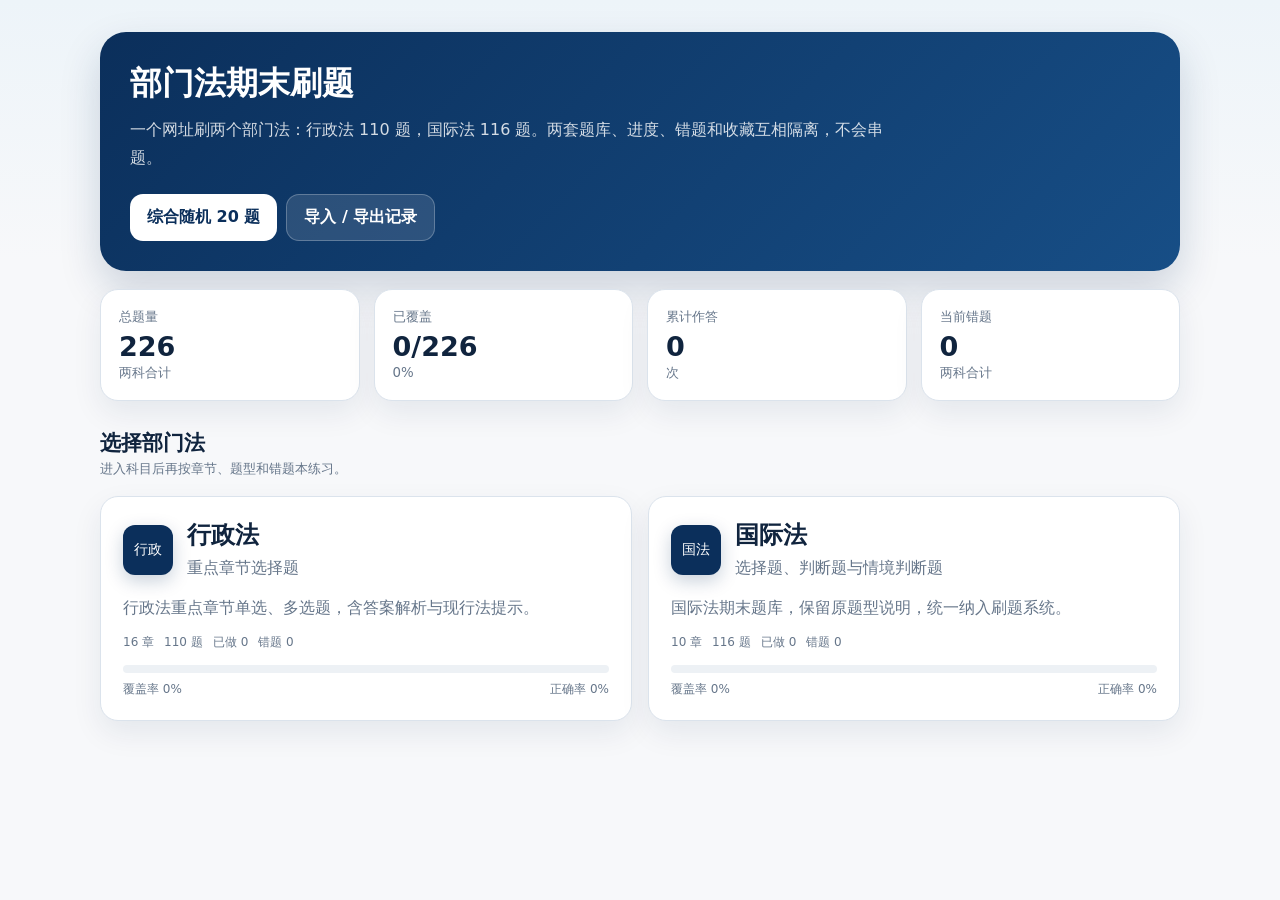
<file: index.html>
<!doctype html>
<html lang="zh-CN">
  <head>
    <meta charset="utf-8" />
    <meta name="viewport" content="width=device-width, initial-scale=1, viewport-fit=cover" />
    <meta name="theme-color" content="#0b2f5b" />
    <meta name="description" content="行政法与国际法期末刷题 PWA" />
    <meta name="apple-mobile-web-app-capable" content="yes" />
    <meta name="apple-mobile-web-app-status-bar-style" content="default" />
    <meta name="apple-mobile-web-app-title" content="部门法刷题" />
    <title>部门法期末刷题</title>
    <link rel="manifest" href="./manifest.webmanifest" />
    <link rel="icon" href="./icons/icon-192.png" />
    <link rel="apple-touch-icon" href="./icons/icon-192.png" />
    <link rel="stylesheet" href="./styles.css" />
  </head>
  <body>
    <main id="main" tabindex="-1"></main>
    <nav id="bottom-nav" class="bottom-nav hidden" aria-label="主导航"></nav>
    <div id="toast" class="toast" role="status" aria-live="polite"></div>
    <div id="modal-root"></div>
    <input id="import-file" type="file" accept="application/json,.json" hidden />
    <script src="./app.js" defer></script>
  </body>
</html>
</file>
<file: styles.css>
:root {
  color-scheme: light;
  --navy: #0b2f5b;
  --navy-2: #164d84;
  --blue: #0f6f9f;
  --paper: #f5f7fa;
  --card: #ffffff;
  --ink: #10243e;
  --muted: #66768a;
  --line: #dbe3ec;
  --good: #147a55;
  --good-bg: #eaf7f1;
  --bad: #b42318;
  --bad-bg: #fff0ee;
  --warn: #9a6700;
  --warn-bg: #fff8df;
  --shadow: 0 12px 30px rgba(17, 44, 78, 0.08);
  --radius: 18px;
  --safe-bottom: env(safe-area-inset-bottom, 0px);
}

* { box-sizing: border-box; }

html {
  min-height: 100%;
  background: var(--paper);
  color: var(--ink);
  font-family: "Noto Sans SC", "PingFang SC", "Microsoft YaHei", system-ui, -apple-system, BlinkMacSystemFont, "Segoe UI", sans-serif;
}

body {
  min-height: 100vh;
  margin: 0;
  background: linear-gradient(180deg, #edf4f9 0, #f7f8fa 260px);
}

button, input, select { font: inherit; }
button { cursor: pointer; }
button:disabled { cursor: not-allowed; opacity: .45; }
.hidden { display: none !important; }

main {
  max-width: 1120px;
  margin: 0 auto;
  padding: 32px 20px calc(100px + var(--safe-bottom));
  outline: none;
}

.home-hero,
.subject-hero {
  border-radius: 26px;
  color: #fff;
  background: linear-gradient(135deg, var(--navy), #174e86);
  box-shadow: 0 18px 40px rgba(11, 47, 91, .18);
  padding: 30px;
}

.home-hero h1,
.subject-hero h1 {
  margin: 0 0 10px;
  font-size: 32px;
  letter-spacing: 0;
}

.home-hero p,
.subject-hero p {
  max-width: 760px;
  margin: 0;
  color: rgba(255, 255, 255, .82);
  line-height: 1.75;
}

.hero-actions,
.button-row,
.subject-tabs,
.filter-row {
  display: flex;
  flex-wrap: wrap;
  gap: 9px;
}

.hero-actions { margin-top: 22px; }

.topline {
  display: flex;
  align-items: center;
  justify-content: space-between;
  gap: 16px;
  margin-bottom: 18px;
}

.mini-brand {
  display: inline-flex;
  align-items: center;
  gap: 10px;
  color: var(--ink);
  text-decoration: none;
  font-weight: 900;
}

.brand-mark {
  width: 42px;
  height: 42px;
  display: grid;
  place-items: center;
  border-radius: 12px;
  background: var(--navy);
  color: #fff;
  box-shadow: 0 6px 18px rgba(11,47,91,.22);
  font-size: 14px;
}

.subject-tabs {
  justify-content: flex-end;
}

.subject-tab,
.primary-btn,
.secondary-btn,
.danger-btn,
.link-btn,
.chip,
.mode-card,
.star-btn {
  border-radius: 13px;
  font-weight: 800;
}

.subject-tab,
.secondary-btn,
.chip {
  border: 1px solid var(--line);
  background: #fff;
  color: var(--navy);
}

.subject-tab {
  padding: 10px 13px;
}

.subject-tab.active,
.chip.active {
  border-color: var(--navy);
  background: var(--navy);
  color: #fff;
}

.primary-btn,
.secondary-btn,
.danger-btn {
  min-height: 44px;
  border: 0;
  padding: 12px 17px;
}

.primary-btn { background: #fff; color: var(--navy); }
.primary-btn.dark { background: var(--navy); color: #fff; }
.secondary-btn { background: #edf3f8; border: 1px solid #cddbe8; }
.danger-btn { background: var(--bad-bg); color: var(--bad); border: 1px solid #f5c8c2; }
.home-hero .secondary-btn,
.subject-hero .secondary-btn { background: rgba(255,255,255,.12); color: #fff; border: 1px solid rgba(255,255,255,.25); }

.subject-grid {
  display: grid;
  grid-template-columns: repeat(2, minmax(0, 1fr));
  gap: 16px;
  margin-top: 18px;
}

.subject-card,
.stat-card,
.panel,
.chapter-card,
.question-card,
.resume-card {
  border: 1px solid var(--line);
  border-radius: var(--radius);
  background: var(--card);
  box-shadow: var(--shadow);
}

.subject-card {
  padding: 22px;
  text-align: left;
  color: inherit;
}

.subject-card button {
  width: 100%;
  padding: 0;
  border: 0;
  background: transparent;
  color: inherit;
  text-align: left;
}

.subject-head {
  display: flex;
  align-items: center;
  gap: 14px;
  margin-bottom: 14px;
}

.subject-head .brand-mark {
  width: 50px;
  height: 50px;
}

.subject-card h2 {
  margin: 0 0 4px;
  font-size: 24px;
}

.subject-card p {
  margin: 0;
  color: var(--muted);
  line-height: 1.65;
}

.stats-grid {
  display: grid;
  grid-template-columns: repeat(4, 1fr);
  gap: 14px;
  margin: 18px 0;
}

.stat-card { padding: 18px; }
.stat-card span { display: block; color: var(--muted); font-size: 13px; }
.stat-card strong { display: block; margin-top: 5px; font-size: 27px; }
.stat-card small { color: var(--muted); }

.section-head {
  display: flex;
  align-items: end;
  justify-content: space-between;
  gap: 12px;
  margin: 28px 0 14px;
}

.section-head h2 { margin: 0; font-size: 21px; }
.section-head p { margin: 3px 0 0; color: var(--muted); font-size: 13px; }
.link-btn { border: 0; background: transparent; color: var(--blue); padding: 6px; }

.chapter-grid {
  display: grid;
  grid-template-columns: repeat(2, minmax(0, 1fr));
  gap: 14px;
}

.chapter-card {
  padding: 19px;
  transition: transform .18s ease, border-color .18s ease;
}
.chapter-card:hover { border-color: #b9ccdd; transform: translateY(-2px); }
.chapter-card button { width: 100%; padding: 0; border: 0; background: transparent; color: inherit; text-align: left; }
.chapter-index { color: var(--blue); font-size: 11px; font-weight: 900; letter-spacing: 1px; }
.chapter-card h3 { margin: 7px 0 10px; font-size: 19px; line-height: 1.35; }
.meta-row { display: flex; flex-wrap: wrap; gap: 10px; color: var(--muted); font-size: 12px; }
.progress { height: 8px; margin: 14px 0 8px; overflow: hidden; border-radius: 99px; background: #edf1f5; }
.progress > i { display: block; height: 100%; border-radius: 99px; background: linear-gradient(90deg, var(--blue), #58a9ca); }
.chapter-bottom { display: flex; justify-content: space-between; color: var(--muted); font-size: 12px; }

.resume-card {
  display: flex;
  align-items: center;
  justify-content: space-between;
  gap: 16px;
  margin: 18px 0;
  padding: 16px 18px;
  border-left: 5px solid var(--blue);
}
.resume-card h3 { margin: 0 0 4px; font-size: 16px; }
.resume-card p { margin: 0; color: var(--muted); font-size: 13px; }
.resume-actions { display: flex; flex-shrink: 0; gap: 8px; }

.page-head { display: flex; align-items: flex-start; justify-content: space-between; gap: 18px; margin-bottom: 18px; }
.page-head h1 { margin: 0 0 6px; font-size: 27px; letter-spacing: 0; }
.page-head p { margin: 0; color: var(--muted); line-height: 1.6; }
.back-btn { padding: 0 0 12px; border: 0; background: transparent; color: var(--blue); font-weight: 800; }
.panel { margin: 14px 0; padding: 20px; }
.panel h2, .panel h3 { margin: 0 0 12px; }

.mode-grid { display: grid; grid-template-columns: repeat(4, 1fr); gap: 12px; }
.mode-card { min-height: 118px; border: 1px solid var(--line); background: #fff; color: var(--ink); padding: 16px; text-align: left; }
.mode-card:hover { border-color: #9ebbd2; }
.mode-card strong { display: block; }
.mode-card small { display: block; margin-top: 5px; color: var(--muted); line-height: 1.45; }
.chip { padding: 8px 13px; font-size: 13px; }

.question-list { display: grid; gap: 10px; }
.question-row { display: grid; grid-template-columns: auto 1fr auto; align-items: start; gap: 12px; border: 1px solid var(--line); border-radius: 14px; background: #fff; padding: 13px; }
.q-no { width: 30px; height: 30px; display: grid; place-items: center; border-radius: 9px; background: #edf4fa; color: var(--navy); font-size: 12px; font-weight: 900; }
.q-summary { font-size: 14px; line-height: 1.55; }
.q-summary small { display: block; margin-top: 5px; color: var(--muted); }
.status-dot { border-radius: 999px; background: #eef2f6; color: var(--muted); padding: 5px 8px; font-size: 12px; white-space: nowrap; }
.status-dot.wrong { background: var(--bad-bg); color: var(--bad); }
.status-dot.done { background: var(--good-bg); color: var(--good); }

.practice-shell { max-width: 820px; margin: 0 auto; }
.practice-top { display: flex; align-items: center; justify-content: space-between; gap: 12px; margin-bottom: 14px; }
.practice-top h1 { margin: 0; font-size: 18px; }
.practice-top p { margin: 3px 0 0; color: var(--muted); font-size: 12px; }
.practice-actions { display: flex; gap: 8px; }
.practice-progress { margin-bottom: 14px; }
.question-card { padding: 24px; }
.question-meta { display: flex; align-items: center; justify-content: space-between; gap: 10px; margin-bottom: 14px; }
.badge { display: inline-flex; align-items: center; border-radius: 999px; background: #eaf3f8; color: var(--blue); padding: 6px 10px; font-size: 12px; font-weight: 800; }
.badge.multi { background: #f2edff; color: #6840a5; }
.badge.wrong { background: var(--bad-bg); color: var(--bad); }
.badge.warn { background: var(--warn-bg); color: var(--warn); }
.star-btn { width: 42px; height: 38px; border: 1px solid var(--line); background: #fff; color: #9a6c00; font-size: 19px; }
.star-btn.active { border-color: #e8cc69; background: #fff7d6; }
.question-card h2 { margin: 0 0 18px; font-size: 20px; line-height: 1.65; font-weight: 750; letter-spacing: 0; }
.options { display: grid; gap: 10px; }
.option { display: grid; grid-template-columns: 36px 1fr; align-items: start; gap: 10px; border: 1px solid var(--line); border-radius: 14px; background: #fff; color: var(--ink); padding: 13px; text-align: left; line-height: 1.55; }
.option:hover { border-color: #9abbd3; background: #fbfdff; }
.option-key { width: 30px; height: 30px; display: grid; place-items: center; border-radius: 9px; background: #edf2f6; color: var(--navy); font-weight: 900; }
.option.selected { border-color: var(--blue); background: #eef8fc; }
.option.selected .option-key { background: var(--blue); color: #fff; }
.option.correct { border-color: #74bd9d; background: var(--good-bg); }
.option.correct .option-key { background: var(--good); color: #fff; }
.option.incorrect { border-color: #ee9d94; background: var(--bad-bg); }
.option.incorrect .option-key { background: var(--bad); color: #fff; }
.option[disabled] { cursor: default; }
.answer-panel { margin-top: 17px; border-radius: 14px; padding: 15px 16px; line-height: 1.65; }
.answer-panel.good { border: 1px solid #b8e1cf; background: var(--good-bg); }
.answer-panel.bad { border: 1px solid #f2c2bc; background: var(--bad-bg); }
.answer-panel strong { display: block; margin-bottom: 4px; }
.note-box { margin-top: 10px; padding-top: 10px; border-top: 1px dashed rgba(16,36,62,.2); font-size: 13px; }
.practice-footer { display: flex; justify-content: space-between; gap: 10px; margin-top: 18px; }
.practice-footer > div { display: flex; gap: 8px; }
.submit-btn { min-width: 126px; }

.empty { padding: 38px 20px; color: var(--muted); text-align: center; }
.empty strong { display: block; margin-bottom: 7px; color: var(--ink); font-size: 18px; }
.wrong-grid { display: grid; gap: 10px; }
.wrong-item { display: grid; grid-template-columns: 1fr auto; gap: 14px; border: 1px solid var(--line); border-radius: 14px; background: #fff; padding: 15px; }
.wrong-item h3 { margin: 0; font-size: 15px; line-height: 1.5; }
.wrong-item p { margin: 6px 0 0; color: var(--muted); font-size: 12px; }
.streak { color: var(--blue); font-weight: 800; white-space: nowrap; }
.mastery-dots { display: inline-flex; gap: 4px; margin-left: 6px; }
.mastery-dots i { width: 8px; height: 8px; border-radius: 50%; background: #d8e0e7; }
.mastery-dots i.on { background: var(--good); }

.data-grid { display: grid; grid-template-columns: 1fr 1fr; gap: 14px; }
.data-block { border: 1px solid var(--line); border-radius: 15px; background: #fff; padding: 17px; }
.data-block h3 { margin: 0 0 7px; }
.data-block p { margin: 0 0 14px; color: var(--muted); font-size: 13px; line-height: 1.6; }
.storage-status { display: flex; align-items: center; gap: 8px; margin: 10px 0 14px; }
.storage-status b { font-size: 13px; }
.dot { width: 9px; height: 9px; border-radius: 50%; background: #9ca8b3; }
.dot.ok { background: var(--good); }
.notice { margin: 12px 0; border: 1px solid #eedb91; border-radius: 14px; background: var(--warn-bg); color: #6f5200; padding: 13px 15px; font-size: 13px; line-height: 1.6; }

.summary { max-width: 700px; margin: 20px auto; }
.summary-score { padding: 26px; text-align: center; }
.summary-score strong { color: var(--navy); font-size: 46px; }
.summary-score p { color: var(--muted); }
.summary-grid { display: grid; grid-template-columns: repeat(3,1fr); gap: 10px; margin: 14px 0; }
.summary-grid div { border-radius: 13px; background: #f2f5f8; padding: 14px; text-align: center; }
.summary-grid b { display: block; font-size: 21px; }
.summary-actions { display: flex; flex-wrap: wrap; justify-content: center; gap: 10px; }

.bottom-nav { display: none; }
.toast { position: fixed; left: 50%; bottom: 28px; z-index: 100; pointer-events: none; border-radius: 12px; background: #14263c; color: #fff; box-shadow: 0 10px 25px rgba(0,0,0,.18); padding: 11px 16px; font-size: 13px; opacity: 0; transform: translate(-50%,24px); transition: .2s; }
.toast.show { opacity: 1; transform: translate(-50%,0); }
.modal-backdrop { position: fixed; inset: 0; z-index: 80; display: grid; place-items: center; background: rgba(5,20,38,.48); padding: 20px; }
.modal { width: min(520px,100%); border-radius: 20px; background: #fff; box-shadow: 0 30px 70px rgba(0,0,0,.25); padding: 22px; }
.modal h2 { margin: 0 0 9px; }
.modal p { color: var(--muted); line-height: 1.65; }
.modal-actions { display: flex; justify-content: flex-end; gap: 8px; margin-top: 18px; }

@media (max-width: 820px) {
  main { padding: 18px 14px calc(92px + var(--safe-bottom)); }
  .home-hero, .subject-hero { padding: 22px; border-radius: 22px; }
  .home-hero h1, .subject-hero h1 { font-size: 25px; }
  .topline, .page-head, .resume-card { align-items: flex-start; flex-direction: column; }
  .subject-tabs { justify-content: flex-start; }
  .subject-grid, .chapter-grid, .data-grid { grid-template-columns: 1fr; }
  .stats-grid, .mode-grid { grid-template-columns: 1fr 1fr; }
  .question-card { padding: 18px; }
  .question-card h2 { font-size: 18px; }
  .wrong-item { grid-template-columns: 1fr; }
  .bottom-nav { position: fixed; right: 0; bottom: 0; left: 0; z-index: 30; display: grid; grid-template-columns: repeat(4,1fr); border-top: 1px solid var(--line); background: rgba(255,255,255,.96); backdrop-filter: blur(16px); padding: 6px 8px calc(6px + var(--safe-bottom)); }
  .bottom-nav.hidden { display: none !important; }
  .bottom-nav button { display: grid; place-items: center; gap: 2px; border: 0; background: transparent; color: var(--muted); padding: 4px; }
  .bottom-nav span { height: 22px; font-size: 20px; }
  .bottom-nav em { font-size: 10px; font-style: normal; }
  .bottom-nav button.active { color: var(--navy); font-weight: 800; }
  .toast { bottom: 90px; }
}

@media (max-width: 480px) {
  .mode-grid { grid-template-columns: 1fr; }
  .stats-grid { gap: 9px; }
  .stat-card { padding: 14px; }
  .stat-card strong { font-size: 23px; }
  .practice-footer { display: grid; align-items: stretch; }
  .practice-footer > div { display: grid; grid-template-columns: 1fr 1fr; }
  .submit-btn { width: 100%; }
  .option { grid-template-columns: 32px 1fr; padding: 11px; }
}
</file>
